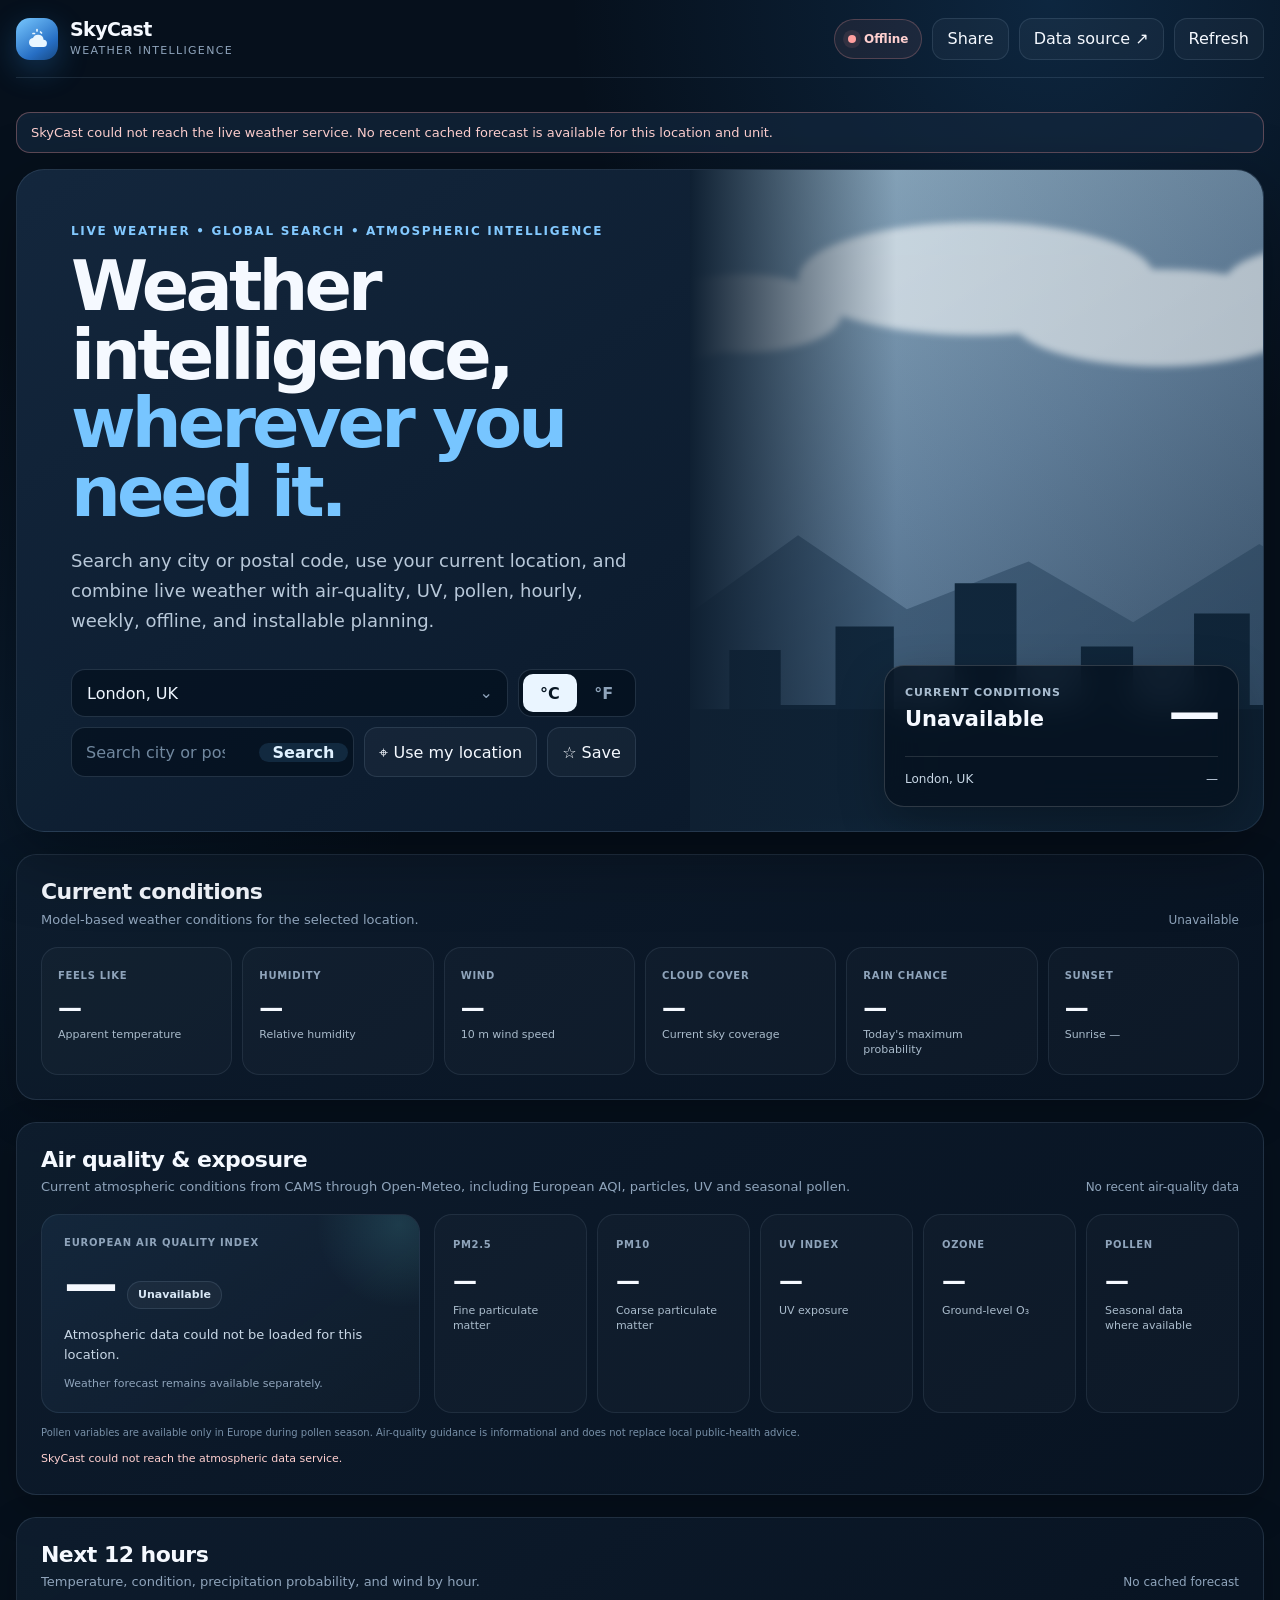
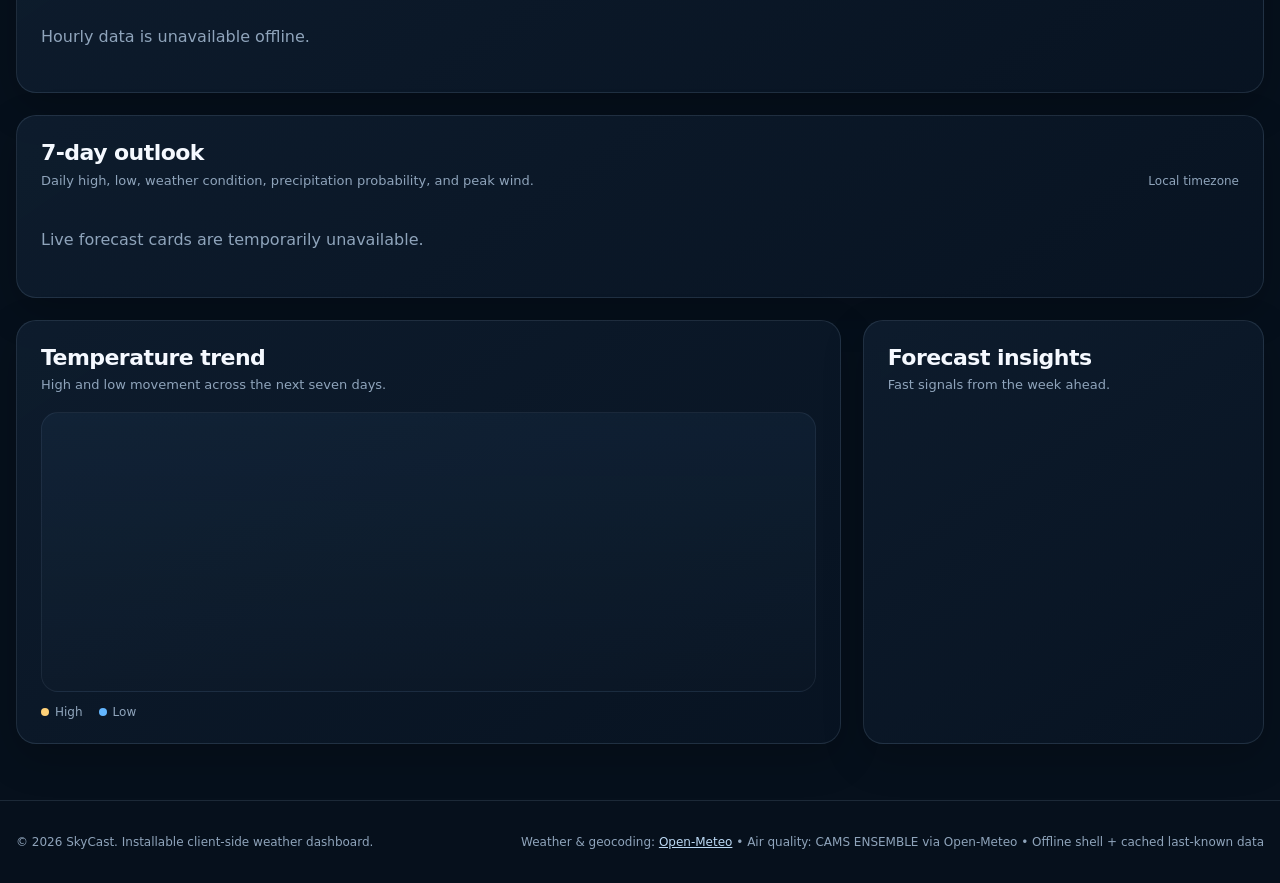
<file: index.html>
<!doctype html>
<html lang="en">
<head>
  <meta charset="utf-8">
  <meta name="viewport" content="width=device-width, initial-scale=1">
  <meta name="theme-color" content="#07111f">
  <meta name="description" content="SkyCast is an installable weather intelligence dashboard with global location search, live conditions, air quality, hourly outlooks, and seven-day Open-Meteo forecasts.">
  <link rel="manifest" href="manifest.webmanifest">
  <link rel="icon" href="assets/app-icon.svg" type="image/svg+xml">
  <link rel="stylesheet" href="styles.css">
  <link rel="stylesheet" href="styles/location.css">
  <link rel="stylesheet" href="styles/air-quality.css">
  <title>SkyCast — Weather Intelligence Dashboard</title>
</head>
<body>
  <a class="skip-link" href="#main">Skip to forecast</a>
  <header>
    <div class="app-shell topbar">
      <a class="brand" href="./" aria-label="SkyCast home">
        <span class="brand-mark" aria-hidden="true">
          <svg viewBox="0 0 24 24" fill="none"><path d="M4 15.5a4.5 4.5 0 0 1 3.9-4.46A5.6 5.6 0 0 1 18.6 12.8 3.6 3.6 0 0 1 18 20H8.5A4.5 4.5 0 0 1 4 15.5Z" fill="#e9f6ff"/><path d="M8 6.5h1.5M15.5 5l1 1M12 2.5V4" stroke="#e9f6ff" stroke-width="1.7" stroke-linecap="round"/></svg>
        </span>
        <span class="brand-copy"><strong>SkyCast</strong><span>Weather intelligence</span></span>
      </a>
      <div class="top-actions">
        <span class="live-pill" id="connectionPill"><i class="live-dot" aria-hidden="true"></i><span id="connectionLabel">Live forecast</span></span>
        <button class="ghost-btn install-btn" id="installBtn" type="button" hidden>Install app</button>
        <button class="ghost-btn" id="shareBtn" type="button">Share</button>
        <a class="source-link" href="https://open-meteo.com/en/docs" target="_blank" rel="noopener">Data source ↗</a>
        <button class="ghost-btn" id="refreshBtn" type="button">Refresh</button>
      </div>
    </div>
  </header>

  <main id="main">
    <div class="app-shell">
      <div id="status" class="status" role="status" aria-live="polite"></div>
      <div class="dashboard">
        <section class="hero" aria-labelledby="hero-title">
          <div class="hero-content">
            <div>
              <p class="eyebrow">Live weather • global search • atmospheric intelligence</p>
              <h1 id="hero-title">Weather intelligence, <span>wherever you need it.</span></h1>
              <p class="hero-sub">Search any city or postal code, use your current location, and combine live weather with air-quality, UV, pollen, hourly, weekly, offline, and installable planning.</p>
            </div>
            <div>
              <div class="control-row">
                <label class="select-wrap"><span style="position:absolute;width:1px;height:1px;overflow:hidden;clip:rect(0 0 0 0)">Choose a preset city</span><select id="city" aria-label="Choose a preset or selected city"></select></label>
                <div class="unit-toggle" role="group" aria-label="Temperature unit">
                  <button id="unitC" type="button" aria-pressed="true">°C</button>
                  <button id="unitF" type="button" aria-pressed="false">°F</button>
                </div>
              </div>
              <div class="location-tools">
                <form id="locationSearchForm" class="location-search" role="search">
                  <label for="locationQuery" style="position:absolute;width:1px;height:1px;overflow:hidden;clip:rect(0 0 0 0)">Search city or postal code</label>
                  <input id="locationQuery" type="search" inputmode="search" autocomplete="off" placeholder="Search city or postal code" aria-autocomplete="list" aria-controls="locationResults" aria-expanded="false">
                  <button id="locationSearchBtn" type="submit">Search</button>
                  <div id="locationResults" class="location-results" role="listbox" hidden></div>
                </form>
                <button id="geoBtn" class="ghost-btn location-action" type="button">⌖ Use my location</button>
                <button id="favoriteBtn" class="ghost-btn location-action" type="button" aria-pressed="false">☆ Save</button>
              </div>
              <div id="favoritesRow" class="favorites-row" role="group" aria-label="Favorite locations" hidden></div>
            </div>
          </div>
          <div class="hero-art">
            <img id="heroArtwork" src="assets/hero-clear.svg" alt="Stylized weather scene">
            <div class="condition-float">
              <div class="condition-top">
                <div><div class="condition-label">Current conditions</div><div class="condition-name" id="currentCondition">Loading…</div></div>
                <div class="condition-temp" id="currentTemp">--°</div>
              </div>
              <div class="condition-meta"><span id="currentCity">Select a location</span><span id="forecastTime">—</span></div>
            </div>
          </div>
        </section>

        <section class="panel panel-pad" aria-label="Current weather metrics">
          <div class="panel-head"><div><h2 class="panel-title">Current conditions</h2><p class="panel-copy">Model-based weather conditions for the selected location.</p></div><span id="lastUpdated" class="last-updated">Waiting for data</span></div>
          <div class="metrics">
            <div class="metric"><span>Feels like</span><strong id="feelsMetric">—</strong><small>Apparent temperature</small></div>
            <div class="metric"><span>Humidity</span><strong id="humidityMetric">—</strong><small>Relative humidity</small></div>
            <div class="metric"><span>Wind</span><strong id="windMetric">—</strong><small id="windDetail">10 m speed</small></div>
            <div class="metric"><span>Cloud cover</span><strong id="cloudMetric">—</strong><small>Current sky coverage</small></div>
            <div class="metric"><span>Rain chance</span><strong id="rainMetric">—</strong><small>Today's maximum probability</small></div>
            <div class="metric"><span>Sunset</span><strong id="sunsetMetric">—</strong><small id="sunriseDetail">Sunrise —</small></div>
          </div>
        </section>

        <section id="airPanel" class="panel panel-pad" aria-labelledby="air-title">
          <div class="panel-head"><div><h2 id="air-title" class="panel-title">Air quality & exposure</h2><p class="panel-copy">Current atmospheric conditions from CAMS through Open-Meteo, including European AQI, particles, UV and seasonal pollen.</p></div><span id="airUpdated" class="last-updated">Waiting for atmospheric data</span></div>
          <div class="air-layout">
            <div class="air-summary">
              <div class="air-kicker">European Air Quality Index</div>
              <div class="air-score-row"><strong id="aqiScore" class="air-score">—</strong><span id="aqiLevel" class="air-level" data-tone="unknown">Loading</span></div>
              <p id="aqiAdvice" class="air-advice">Loading atmospheric conditions…</p>
              <div id="aqiDriver" class="air-driver">Assessing dominant pollutant</div>
            </div>
            <div class="air-metrics" tabindex="0" aria-label="Particulate, UV, ozone, and pollen readings">
              <div class="air-metric"><span>PM2.5</span><strong id="pm25Metric">—</strong><small>Fine particulate matter</small></div>
              <div class="air-metric"><span>PM10</span><strong id="pm10Metric">—</strong><small>Coarse particulate matter</small></div>
              <div class="air-metric"><span>UV index</span><strong id="uvMetric">—</strong><small id="uvDetail">UV exposure</small></div>
              <div class="air-metric"><span>Ozone</span><strong id="ozoneMetric">—</strong><small>Ground-level O₃</small></div>
              <div class="air-metric"><span>Pollen</span><strong id="pollenMetric">—</strong><small id="pollenDetail">Seasonal data where available</small></div>
            </div>
          </div>
          <p class="air-note">Pollen variables are available only in Europe during pollen season. Air-quality guidance is informational and does not replace local public-health advice.</p>
          <div id="airStatus" class="air-status" role="status" aria-live="polite"></div>
        </section>

        <section class="panel panel-pad" aria-label="Next twelve hours">
          <div class="panel-head"><div><h2 class="panel-title">Next 12 hours</h2><p class="panel-copy">Temperature, condition, precipitation probability, and wind by hour.</p></div><span id="cacheLabel" class="last-updated">Live model data</span></div>
          <div id="hourlyGrid" class="hourly-grid" tabindex="0" aria-label="Hourly forecast"></div>
        </section>

        <section class="panel panel-pad" aria-label="Seven day forecast">
          <div class="panel-head"><div><h2 class="panel-title">7-day outlook</h2><p class="panel-copy">Daily high, low, weather condition, precipitation probability, and peak wind.</p></div><span id="timezoneLabel" class="last-updated">Local timezone</span></div>
          <div id="forecastGrid" class="forecast-grid" tabindex="0" aria-label="Seven day forecast"></div>
        </section>

        <section class="section-grid" aria-label="Temperature trend and forecast insights">
          <div class="panel panel-pad">
            <div class="panel-head"><div><h2 class="panel-title">Temperature trend</h2><p class="panel-copy">High and low movement across the next seven days.</p></div></div>
            <div id="chart" class="chart-wrap" aria-label="Seven-day temperature chart"></div>
            <div class="chart-legend"><span><i class="legend-dot legend-hi"></i>High</span><span><i class="legend-dot legend-lo"></i>Low</span></div>
          </div>
          <aside class="panel panel-pad">
            <div class="panel-head"><div><h2 class="panel-title">Forecast insights</h2><p class="panel-copy">Fast signals from the week ahead.</p></div></div>
            <div id="insights" class="insight-list"></div>
          </aside>
        </section>
      </div>
    </div>
  </main>

  <footer>
    <div class="app-shell footer-inner">
      <span>© <span id="year"></span> SkyCast. Installable client-side weather dashboard.</span>
      <span>Weather & geocoding: <a href="https://open-meteo.com/" target="_blank" rel="noopener">Open-Meteo</a> • Air quality: CAMS ENSEMBLE via Open-Meteo • Offline shell + cached last-known data</span>
    </div>
  </footer>

  <script src="src/forecast-core.js"></script>
  <script src="src/location-core.js"></script>
  <script src="src/air-quality-core.js"></script>
  <script src="air-quality.js"></script>
  <script src="app.js"></script>
</body>
</html>
</file>
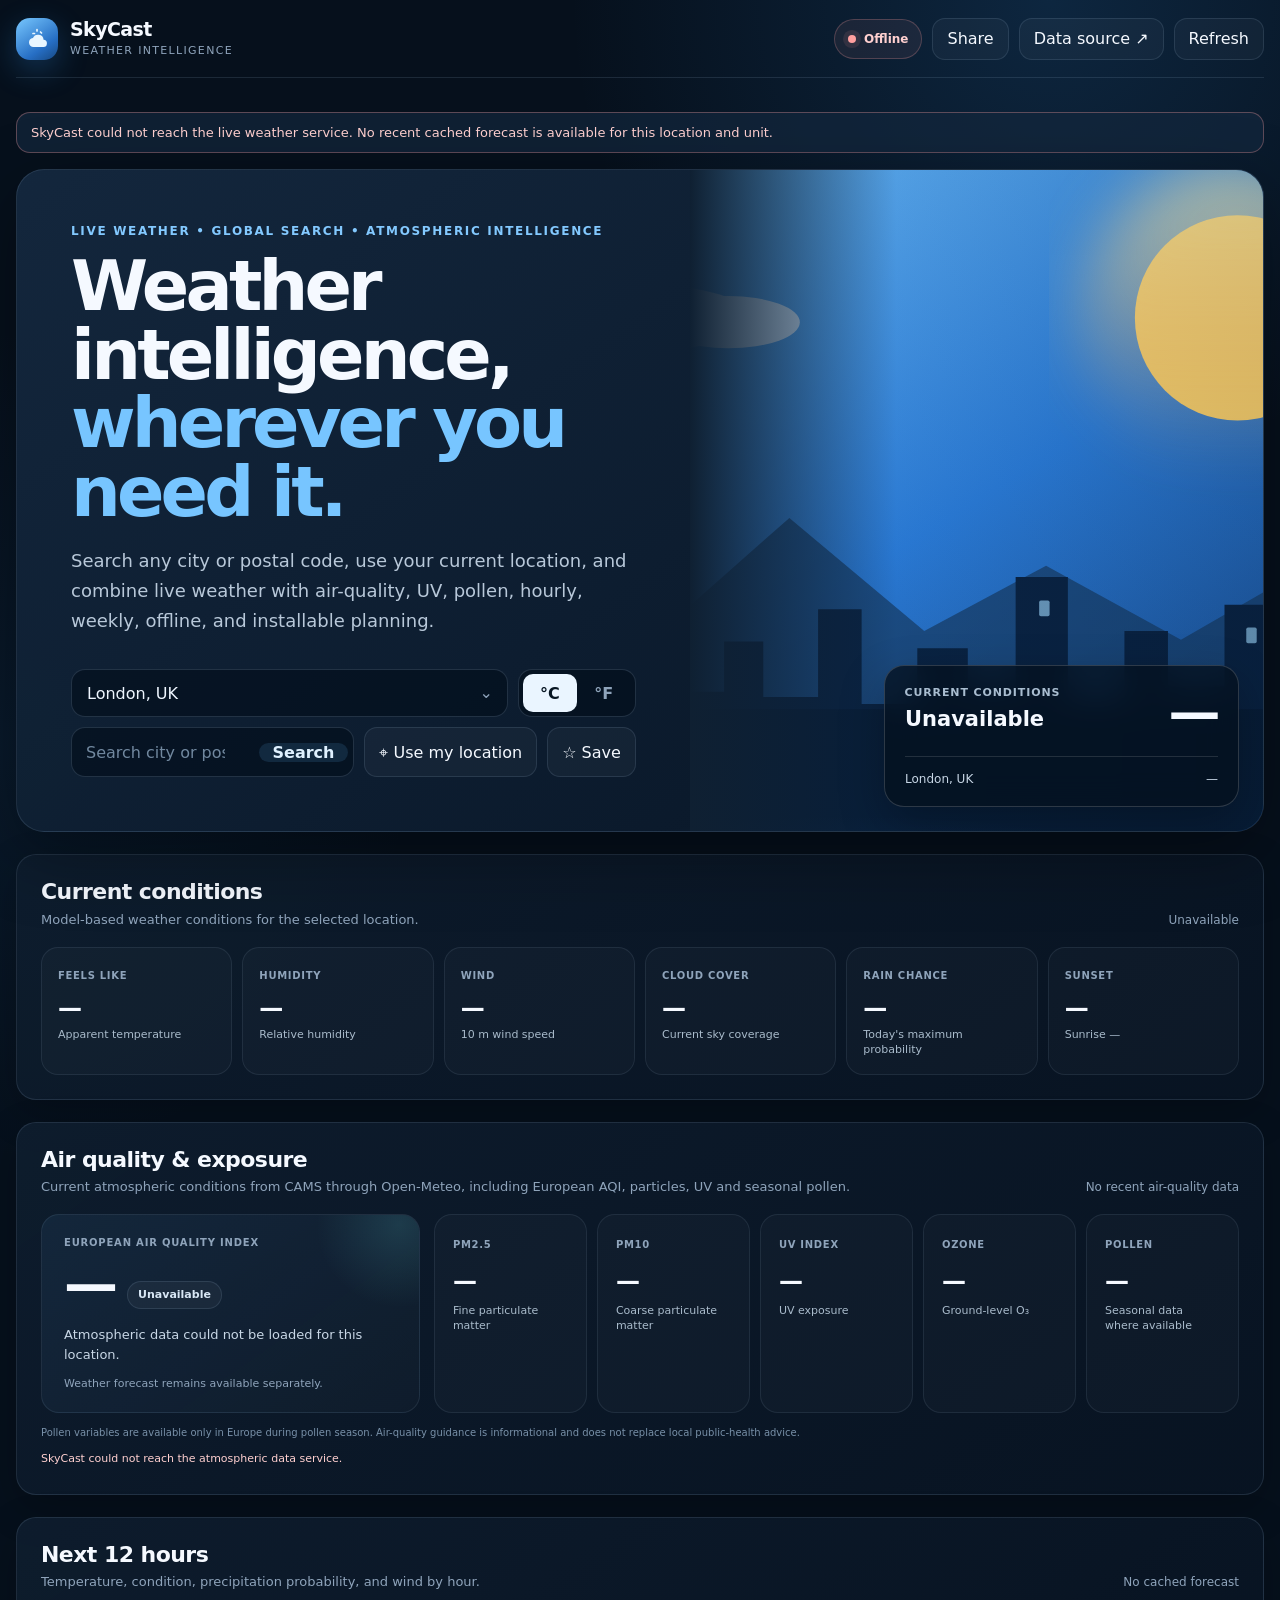
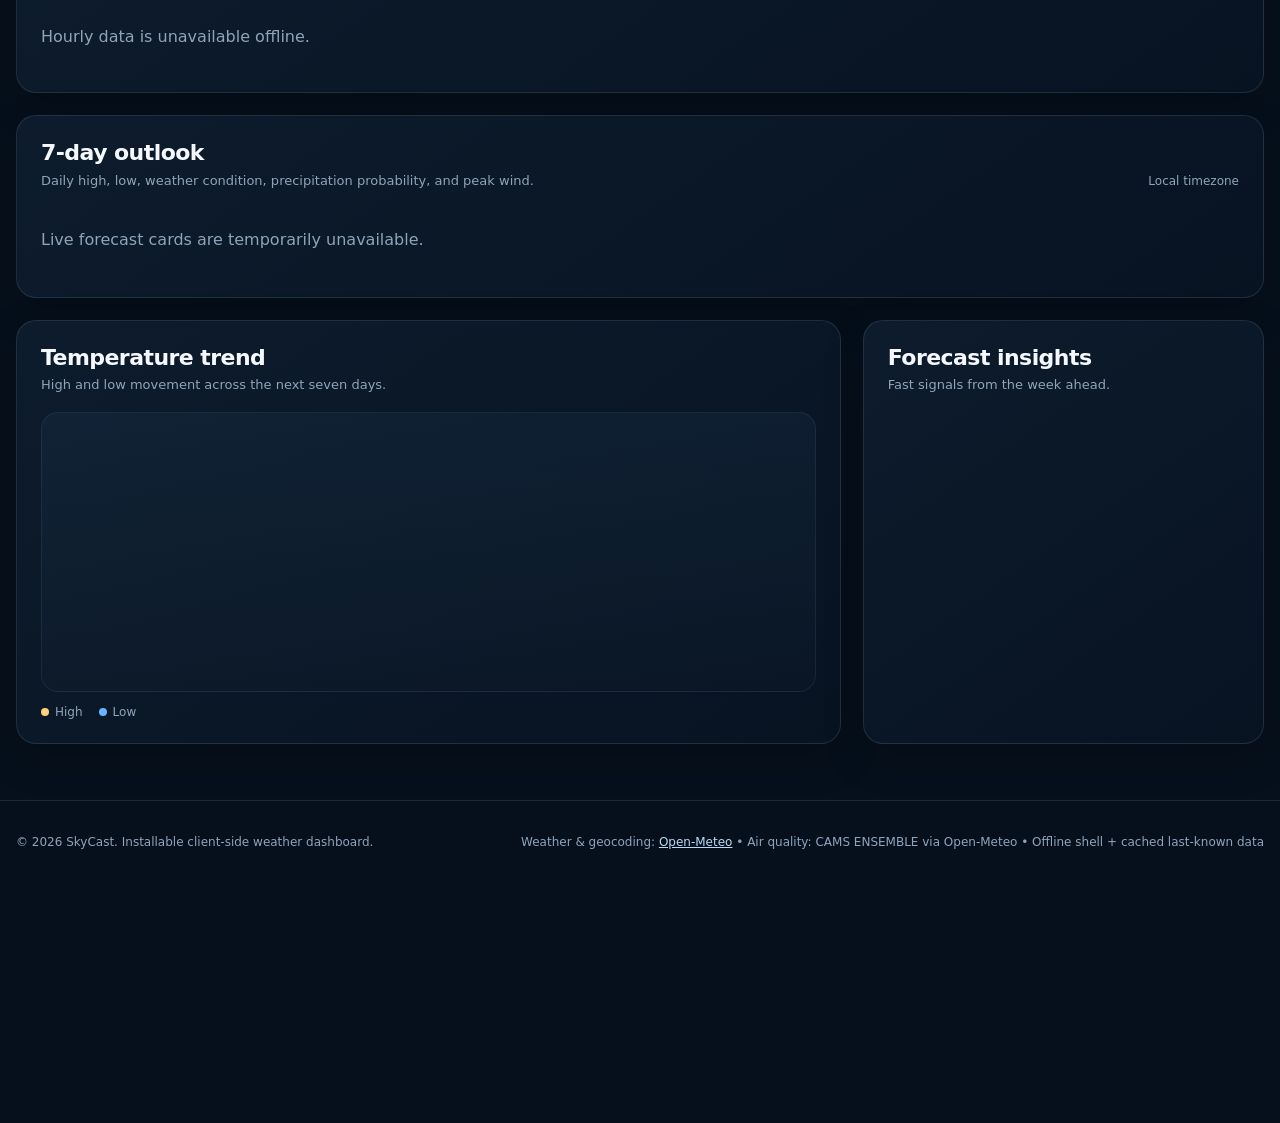
<file: european_weather_forecast.html>
<!doctype html>
<html lang="en">
<head>
  <meta charset="utf-8">
  <meta name="viewport" content="width=device-width, initial-scale=1">
  <meta http-equiv="refresh" content="0; url=./index.html">
  <title>SkyCast — European Weather Dashboard</title>
  <style>
    body{margin:0;min-height:100vh;display:grid;place-items:center;background:#06101c;color:#eef6ff;font:16px system-ui,sans-serif}
    a{color:#78c8ff}
  </style>
</head>
<body>
  <p>SkyCast has moved to the <a href="./index.html">main weather dashboard</a>.</p>
</body>
</html>
</file>
<file: styles.css>
:root {
  color-scheme: dark;
  --bg: #06101c;
  --surface: #0b1726;
  --surface-2: #101f31;
  --surface-3: #14283e;
  --border: rgba(160,190,220,.14);
  --text: #f5f9ff;
  --muted: #8fa4bb;
  --blue: #63b6ff;
  --blue-2: #2f8ee5;
  --cyan: #68e0df;
  --warm: #ffd178;
  --danger: #ff9f9f;
  --success: #75e6b0;
  --shadow: 0 22px 70px rgba(0,0,0,.34);
  --radius-xl: 28px;
  --radius-lg: 20px;
}

* { box-sizing: border-box; }
[hidden] { display: none !important; }
html { scroll-behavior: smooth; }
body {
  margin: 0;
  min-height: 100vh;
  font-family: Inter, ui-sans-serif, system-ui, -apple-system, BlinkMacSystemFont, "Segoe UI", sans-serif;
  color: var(--text);
  background:
    radial-gradient(circle at 82% 0%, rgba(42,127,205,.20), transparent 30rem),
    radial-gradient(circle at 0% 30%, rgba(29,92,150,.12), transparent 26rem),
    var(--bg);
}

button, select { font: inherit; color: inherit; }
a { color: inherit; }
button:focus-visible, select:focus-visible, a:focus-visible, .hourly-grid:focus-visible, .forecast-grid:focus-visible, .air-metrics:focus-visible { outline: 3px solid rgba(99,182,255,.6); outline-offset: 3px; }

.skip-link { position: fixed; left: 12px; top: 12px; z-index: 100; transform: translateY(-160%); padding: 10px 14px; border-radius: 10px; background: #fff; color: #06101c; font-weight: 800; }
.skip-link:focus { transform: translateY(0); }
.app-shell { width: min(1320px, calc(100% - 32px)); margin: 0 auto; }

.topbar { min-height: 78px; display: flex; align-items: center; justify-content: space-between; gap: 12px 24px; flex-wrap: wrap; border-bottom: 1px solid var(--border); }
.brand { display: flex; align-items: center; gap: 12px; text-decoration: none; }
.brand-mark { width: 42px; height: 42px; border-radius: 14px; display: grid; place-items: center; background: linear-gradient(145deg,#78c8ff,#266ec4 68%,#174881); box-shadow: 0 10px 30px rgba(47,142,229,.28); }
.brand-mark svg { width: 24px; height: 24px; }
.brand-copy strong { display: block; font-size: 19px; line-height: 1; font-weight: 850; letter-spacing: -.03em; }
.brand-copy span { display: block; margin-top: 5px; color: var(--muted); font-size: 11px; letter-spacing: .12em; text-transform: uppercase; }
.top-actions { display: flex; align-items: center; gap: 10px; flex-wrap: wrap; justify-content: flex-end; }
.live-pill { display: inline-flex; align-items: center; gap: 8px; min-height: 40px; padding: 0 13px; border-radius: 999px; border: 1px solid rgba(117,230,176,.18); background: rgba(117,230,176,.07); color: #c9f9e2; font-size: 12px; font-weight: 800; }
.live-pill.cached { border-color: rgba(255,209,120,.22); background: rgba(255,209,120,.07); color: #ffe8b7; }
.live-pill.offline { border-color: rgba(255,159,159,.24); background: rgba(255,159,159,.07); color: #ffd0d0; }
.live-dot { width: 8px; height: 8px; border-radius: 50%; background: var(--success); box-shadow: 0 0 0 5px rgba(117,230,176,.1); }
.cached .live-dot { background: var(--warm); box-shadow: 0 0 0 5px rgba(255,209,120,.1); }
.offline .live-dot { background: var(--danger); box-shadow: 0 0 0 5px rgba(255,159,159,.1); }
.ghost-btn, .source-link { min-height: 42px; display: inline-flex; align-items: center; justify-content: center; gap: 8px; padding: 0 14px; border-radius: 13px; border: 1px solid var(--border); background: rgba(255,255,255,.035); text-decoration: none; cursor: pointer; transition: .2s ease; }
.ghost-btn:hover, .source-link:hover { border-color: rgba(99,182,255,.5); background: rgba(99,182,255,.08); }
.ghost-btn:disabled { opacity: .55; cursor: progress; }
.install-btn { border-color: rgba(99,182,255,.35); background: rgba(99,182,255,.10); color: #dff1ff; font-weight: 800; }

main { padding: 34px 0 56px; }
.dashboard { display: grid; gap: 22px; }
.dashboard > *, .section-grid > *, .air-layout > * { min-width: 0; }
.status { display: none; margin-bottom: 16px; padding: 12px 14px; border-radius: 14px; color: #cfe1f1; border: 1px solid var(--border); background: rgba(20,40,62,.72); font-size: 13px; }
.status.show { display: block; }
.status.error { border-color: rgba(255,159,159,.32); color: #ffd0d0; }
.status.cached { border-color: rgba(255,209,120,.24); color: #ffe5ae; }

.hero { position: relative; overflow: hidden; display: grid; grid-template-columns: minmax(0,1.08fr) minmax(360px,.92fr); min-height: 430px; border: 1px solid var(--border); border-radius: var(--radius-xl); background: linear-gradient(145deg,rgba(20,40,62,.96),rgba(8,22,38,.96)); box-shadow: var(--shadow); }
.hero::after { content: ""; position: absolute; inset: auto -10% -55% 25%; height: 380px; background: radial-gradient(closest-side,rgba(84,175,255,.18),transparent); pointer-events: none; }
.hero-content { position: relative; z-index: 2; padding: clamp(28px,5vw,54px); display: flex; flex-direction: column; justify-content: space-between; }
.eyebrow { margin: 0 0 14px; color: #83c9ff; font-size: 12px; font-weight: 800; letter-spacing: .14em; text-transform: uppercase; }
.hero h1 { margin: 0; max-width: 760px; font-size: clamp(38px,6vw,70px); line-height: .98; font-weight: 850; letter-spacing: -.055em; }
.hero h1 span { color: #77c5ff; }
.hero-sub { max-width: 650px; margin: 20px 0 0; color: #b8c8d9; font-size: clamp(15px,2vw,18px); line-height: 1.65; }
.control-row { display: flex; flex-wrap: wrap; gap: 10px; margin-top: 34px; }
.select-wrap { position: relative; min-width: min(330px,100%); flex: 1 1 280px; }
.select-wrap::after { content: "⌄"; position: absolute; right: 15px; top: 50%; transform: translateY(-55%); color: var(--muted); pointer-events: none; }
select { width: 100%; min-height: 48px; appearance: none; padding: 0 42px 0 15px; border: 1px solid rgba(160,190,220,.18); border-radius: 14px; background: rgba(3,14,26,.62); color: #eef6ff; }
.unit-toggle { display: inline-flex; padding: 4px; border-radius: 14px; background: rgba(3,14,26,.62); border: 1px solid rgba(160,190,220,.18); }
.unit-toggle button { min-width: 54px; min-height: 38px; border: 0; border-radius: 10px; background: transparent; color: var(--muted); cursor: pointer; font-weight: 800; }
.unit-toggle button.active { background: #eaf5ff; color: #071522; }

.hero-art { position: relative; min-height: 430px; overflow: hidden; }
.hero-art img { width: 100%; height: 100%; object-fit: cover; display: block; }
.hero-art::before { content: ""; position: absolute; z-index: 1; inset: 0; background: linear-gradient(90deg,#0f2032 0%,rgba(15,32,50,.08) 36%,rgba(5,13,22,.15) 100%); }
.condition-float { position: absolute; z-index: 2; right: 24px; bottom: 24px; width: min(355px,calc(100% - 48px)); padding: 20px; border-radius: 20px; border: 1px solid rgba(255,255,255,.16); background: rgba(5,17,29,.76); backdrop-filter: blur(16px); box-shadow: 0 16px 45px rgba(0,0,0,.26); }
.condition-top { display: flex; justify-content: space-between; gap: 16px; align-items: flex-start; }
.condition-label { color: #a9bdd0; font-size: 11px; font-weight: 800; text-transform: uppercase; letter-spacing: .08em; }
.condition-name { margin-top: 8px; font-size: 21px; line-height: 1.2; font-weight: 800; }
.condition-temp { font-size: 52px; line-height: 1; font-weight: 850; letter-spacing: -.05em; }
.condition-meta { display: grid; grid-template-columns: 1fr auto; gap: 12px; margin-top: 18px; padding-top: 15px; border-top: 1px solid rgba(255,255,255,.12); color: #c8d7e6; font-size: 12px; }

.panel { border: 1px solid var(--border); border-radius: var(--radius-lg); background: linear-gradient(145deg,rgba(14,29,46,.94),rgba(8,20,34,.96)); box-shadow: 0 14px 42px rgba(0,0,0,.2); }
.panel-pad { padding: 24px; }
.panel-head { display: flex; align-items: flex-end; justify-content: space-between; gap: 18px; margin-bottom: 20px; }
.panel-title { margin: 0; font-size: 22px; line-height: 1.15; font-weight: 820; letter-spacing: -.025em; }
.panel-copy { margin: 7px 0 0; color: var(--muted); font-size: 13px; }
.last-updated { color: var(--muted); font-size: 12px; text-align: right; }
.section-grid { display: grid; grid-template-columns: minmax(0,1.48fr) minmax(320px,.72fr); gap: 22px; }

.metrics { display: grid; grid-template-columns: repeat(6,minmax(0,1fr)); gap: 10px; }
.metric { min-height: 116px; padding: 16px; border: 1px solid rgba(160,190,220,.11); border-radius: 17px; background: rgba(255,255,255,.025); }
.metric span { color: var(--muted); font-size: 10px; font-weight: 800; text-transform: uppercase; letter-spacing: .07em; }
.metric strong { display: block; margin-top: 12px; font-size: 24px; line-height: 1.1; font-weight: 850; letter-spacing: -.035em; }
.metric small { display: block; margin-top: 7px; color: #a9bbcb; font-size: 11px; line-height: 1.35; }

.hourly-grid { display: grid; grid-auto-flow: column; grid-auto-columns: minmax(108px,1fr); gap: 10px; min-width: 0; overflow-x: auto; overscroll-behavior-inline: contain; scrollbar-width: thin; padding-bottom: 4px; }
.hour-card { min-width: 108px; padding: 14px; border: 1px solid rgba(160,190,220,.10); border-radius: 16px; background: rgba(255,255,255,.022); }
.hour-time { color: #cfe0f0; font-size: 12px; font-weight: 800; }
.hour-glyph { margin: 14px 0 10px; font-size: 25px; }
.hour-temp { font-size: 21px; font-weight: 850; }
.hour-meta { display: grid; gap: 4px; margin-top: 9px; color: #8fa4bb; font-size: 10px; }

.forecast-grid { display: grid; grid-template-columns: repeat(7,minmax(130px,1fr)); gap: 10px; min-width: 0; overflow-x: auto; padding-bottom: 2px; }
.forecast-card { min-width: 132px; padding: 16px 14px; border-radius: 17px; border: 1px solid rgba(160,190,220,.11); background: rgba(255,255,255,.025); transition: .2s ease; }
.forecast-card:hover { transform: translateY(-3px); border-color: rgba(99,182,255,.32); background: rgba(99,182,255,.055); }
.day-name { font-weight: 850; font-size: 13px; }
.day-date { margin-top: 4px; color: var(--muted); font-size: 11px; }
.wx-glyph { display: grid; place-items: center; width: 48px; height: 48px; margin: 18px 0 14px; border-radius: 14px; background: rgba(99,182,255,.08); font-size: 27px; }
.wx-summary { min-height: 34px; color: #cfe0f0; font-size: 12px; line-height: 1.4; }
.temp-line { display: flex; gap: 7px; align-items: baseline; margin-top: 12px; }
.temp-hi { font-size: 22px; line-height: 1; font-weight: 850; }
.temp-lo { color: #87a3bd; font-weight: 750; }
.day-meta { display: grid; gap: 5px; margin-top: 12px; padding-top: 11px; border-top: 1px solid rgba(160,190,220,.08); color: #93a9bf; font-size: 10px; }

.chart-wrap { position: relative; min-height: 280px; overflow: hidden; border-radius: 17px; background: linear-gradient(180deg,rgba(99,182,255,.055),rgba(255,255,255,.01)); border: 1px solid rgba(160,190,220,.09); }
.chart-wrap svg { display: block; width: 100%; height: 280px; }
.chart-legend { display: flex; gap: 16px; align-items: center; margin-top: 13px; color: var(--muted); font-size: 12px; }
.legend-dot { display: inline-block; width: 8px; height: 8px; border-radius: 999px; margin-right: 6px; }
.legend-hi { background: var(--warm); }
.legend-lo { background: var(--blue); }
.insight-list { display: grid; gap: 10px; }
.insight { display: flex; align-items: center; gap: 13px; min-height: 72px; padding: 14px; border-radius: 16px; background: rgba(255,255,255,.025); border: 1px solid rgba(160,190,220,.09); }
.insight-icon { width: 38px; height: 38px; border-radius: 12px; display: grid; place-items: center; flex: 0 0 auto; background: rgba(99,182,255,.09); }
.insight strong { display: block; font-size: 13px; }
.insight span { display: block; margin-top: 4px; color: var(--muted); font-size: 11px; line-height: 1.4; }

.skeleton { position: relative; overflow: hidden; color: transparent!important; background: rgba(255,255,255,.055)!important; border-radius: 8px; }
.skeleton::after { content: ""; position: absolute; inset: 0; transform: translateX(-100%); background: linear-gradient(90deg,transparent,rgba(255,255,255,.08),transparent); animation: shimmer 1.2s infinite; }
@keyframes shimmer { to { transform: translateX(100%); } }

footer { border-top: 1px solid var(--border); }
.footer-inner { min-height: 82px; display: flex; justify-content: space-between; align-items: center; gap: 20px; color: var(--muted); font-size: 12px; }
.footer-inner a { color: #bcd9f4; }

@media (max-width: 1080px) { .metrics { grid-template-columns: repeat(3,1fr); } .section-grid { grid-template-columns: 1fr; } }
@media (max-width: 900px) { .hero { grid-template-columns: 1fr; } .hero-art { min-height: 360px; } .top-actions .source-link { display: none; } }
@media (max-width: 700px) { .top-actions { gap: 7px; } }
@media (max-width: 640px) { .app-shell { width: min(100% - 20px,1320px); } .topbar { min-height: 68px; } .brand-copy span { display: none; } main { padding-top: 20px; } .hero-content { padding: 26px 20px 28px; } .hero h1 { font-size: 42px; } .hero-art { min-height: 300px; } .condition-float { right: 14px; bottom: 14px; width: calc(100% - 28px); } .metrics { grid-template-columns: repeat(2,1fr); } .panel-pad { padding: 18px; } .panel-head { align-items: flex-start; flex-direction: column; } .last-updated { text-align: left; } .footer-inner { align-items: flex-start; flex-direction: column; justify-content: center; padding: 20px 0; } }
@media (prefers-reduced-motion: reduce) { *, *::before, *::after { scroll-behavior: auto!important; animation-duration: .001ms!important; animation-iteration-count: 1!important; transition-duration: .001ms!important; } }
</file>
<file: styles/location.css>
.location-tools {
  display: grid;
  grid-template-columns: minmax(240px,1fr) auto auto;
  gap: 10px;
  width: 100%;
  margin-top: 10px;
}

.location-search {
  position: relative;
  display: flex;
  flex-wrap: wrap;
  align-items: center;
  min-width: 0;
  border: 1px solid rgba(160,190,220,.18);
  border-radius: 14px;
  background: rgba(3,14,26,.62);
}

.location-search:focus-within { border-color: rgba(99,182,255,.55); box-shadow: 0 0 0 3px rgba(99,182,255,.10); }
.location-search input {
  min-width: 0;
  flex: 1;
  height: 48px;
  padding: 0 14px;
  border: 0;
  background: transparent;
  color: #eef6ff;
  font: inherit;
}
.location-search input::placeholder { color: #71889f; }
.location-search input:focus { outline: none; }
.location-search input:focus-visible { outline: 2px solid #9fd0ff; outline-offset: -3px; }
.location-search button {
  margin: 5px;
  padding: 0 14px;
  border: 0;
  border-radius: 10px;
  background: rgba(99,182,255,.13);
  color: #dff1ff;
  cursor: pointer;
  font: inherit;
  font-weight: 800;
}
.location-search button:disabled { opacity: .55; cursor: progress; }

.location-results {
  position: relative;
  z-index: 1;
  flex: 1 0 100%;
  max-height: min(280px, 46vh);
  margin: 0 6px 6px;
  overflow: auto;
  overscroll-behavior: contain;
  border: 1px solid rgba(160,190,220,.20);
  border-radius: 12px;
  background: rgba(6,17,30,.98);
}
.location-search .location-result {
  display: grid;
  width: 100%;
  gap: 3px;
  padding: 12px 14px;
  border: 0;
  border-bottom: 1px solid rgba(160,190,220,.08);
  background: transparent;
  color: #f4f8fd;
  text-align: left;
  cursor: pointer;
}
.location-result:last-child { border-bottom: 0; }
.location-result:hover,
.location-result:focus-visible { background: rgba(99,182,255,.09); }
.location-result strong { font-size: 13px; }
.location-result span { color: #8fa4bb; font-size: 11px; }
.location-empty { padding: 14px; color: #8fa4bb; font-size: 12px; }

.location-action {
  min-height: 48px;
  white-space: nowrap;
}
.favorite-active { border-color: rgba(255,209,120,.35); background: rgba(255,209,120,.09); color: #ffe8b7; }

.favorites-row {
  display: flex;
  align-items: center;
  gap: 8px;
  width: 100%;
  min-width: 0;
  margin-top: 10px;
  overflow-x: auto;
  padding-bottom: 2px;
  scrollbar-width: thin;
}
.favorites-label {
  flex: 0 0 auto;
  color: #8fa4bb;
  font-size: 10px;
  font-weight: 850;
  letter-spacing: .08em;
  text-transform: uppercase;
}
.favorite-chip {
  flex: 0 0 auto;
  min-height: 34px;
  padding: 0 11px;
  border: 1px solid rgba(160,190,220,.13);
  border-radius: 999px;
  background: rgba(255,255,255,.025);
  color: #cfe0f0;
  cursor: pointer;
  font: inherit;
  font-size: 11px;
  font-weight: 750;
}
.favorite-chip:hover { border-color: rgba(99,182,255,.38); background: rgba(99,182,255,.07); }

@media (max-width: 820px) {
  .location-tools { grid-template-columns: 1fr 1fr; }
  .location-search { grid-column: 1 / -1; }
}

@media (max-width: 520px) {
  .location-tools { grid-template-columns: 1fr; }
  .location-search { grid-column: auto; }
  .location-action { width: 100%; }
}
</file>
<file: styles/air-quality.css>
.air-layout { display:grid; grid-template-columns:minmax(250px,.8fr) minmax(0,1.7fr); gap:14px; }
.air-summary { position:relative; overflow:hidden; min-height:190px; padding:22px; border:1px solid rgba(160,190,220,.11); border-radius:18px; background:linear-gradient(145deg,rgba(99,182,255,.08),rgba(255,255,255,.02)); }
.air-summary::after { content:""; position:absolute; width:180px; height:180px; right:-70px; top:-80px; border-radius:50%; background:radial-gradient(circle,rgba(104,224,223,.14),transparent 65%); pointer-events:none; }
.air-kicker { color:var(--muted); font-size:10px; font-weight:800; letter-spacing:.08em; text-transform:uppercase; }
.air-score-row { display:flex; align-items:flex-end; gap:12px; margin-top:12px; }
.air-score { font-size:54px; line-height:.9; font-weight:880; letter-spacing:-.055em; }
.air-level { display:inline-flex; align-items:center; min-height:28px; padding:0 10px; border-radius:999px; border:1px solid var(--border); background:rgba(255,255,255,.04); color:#d8e7f5; font-size:11px; font-weight:850; }
.air-level[data-tone="good"] { color:#c9f9e2; border-color:rgba(117,230,176,.24); background:rgba(117,230,176,.07); }
.air-level[data-tone="fair"] { color:#e5f2c6; border-color:rgba(190,224,130,.22); background:rgba(190,224,130,.06); }
.air-level[data-tone="moderate"] { color:#ffe8b7; border-color:rgba(255,209,120,.24); background:rgba(255,209,120,.07); }
.air-level[data-tone="poor"], .air-level[data-tone="very-poor"], .air-level[data-tone="extreme"] { color:#ffd0d0; border-color:rgba(255,159,159,.28); background:rgba(255,159,159,.07); }
.air-advice { margin:16px 0 0; color:#c8d7e6; font-size:13px; line-height:1.55; }
.air-driver { margin-top:12px; color:#8fa4bb; font-size:11px; }
.air-metrics { display:grid; grid-template-columns:repeat(5,minmax(0,1fr)); gap:10px; min-width:0; }
.air-metric { min-height:190px; padding:18px; border:1px solid rgba(160,190,220,.11); border-radius:18px; background:rgba(255,255,255,.024); }
.air-metric span { color:var(--muted); font-size:10px; font-weight:800; letter-spacing:.07em; text-transform:uppercase; }
.air-metric strong { display:block; margin-top:16px; font-size:24px; line-height:1.1; font-weight:850; letter-spacing:-.03em; }
.air-metric small { display:block; margin-top:8px; color:#a9bbcb; font-size:11px; line-height:1.45; }
.air-note { margin:12px 0 0; color:#7890a8; font-size:10px; line-height:1.5; }
.air-status { min-height:18px; margin-top:12px; color:#ffe5ae; font-size:11px; }
.air-status.air-error { color:#ffd0d0; }
@media (max-width:1100px) { .air-layout { grid-template-columns:1fr; } .air-metrics { grid-template-columns:repeat(5,minmax(150px,1fr)); overflow-x:auto; } .air-metric { min-width:150px; } }
@media (max-width:640px) { .air-summary { min-height:170px; } .air-score { font-size:46px; } }
</file>
